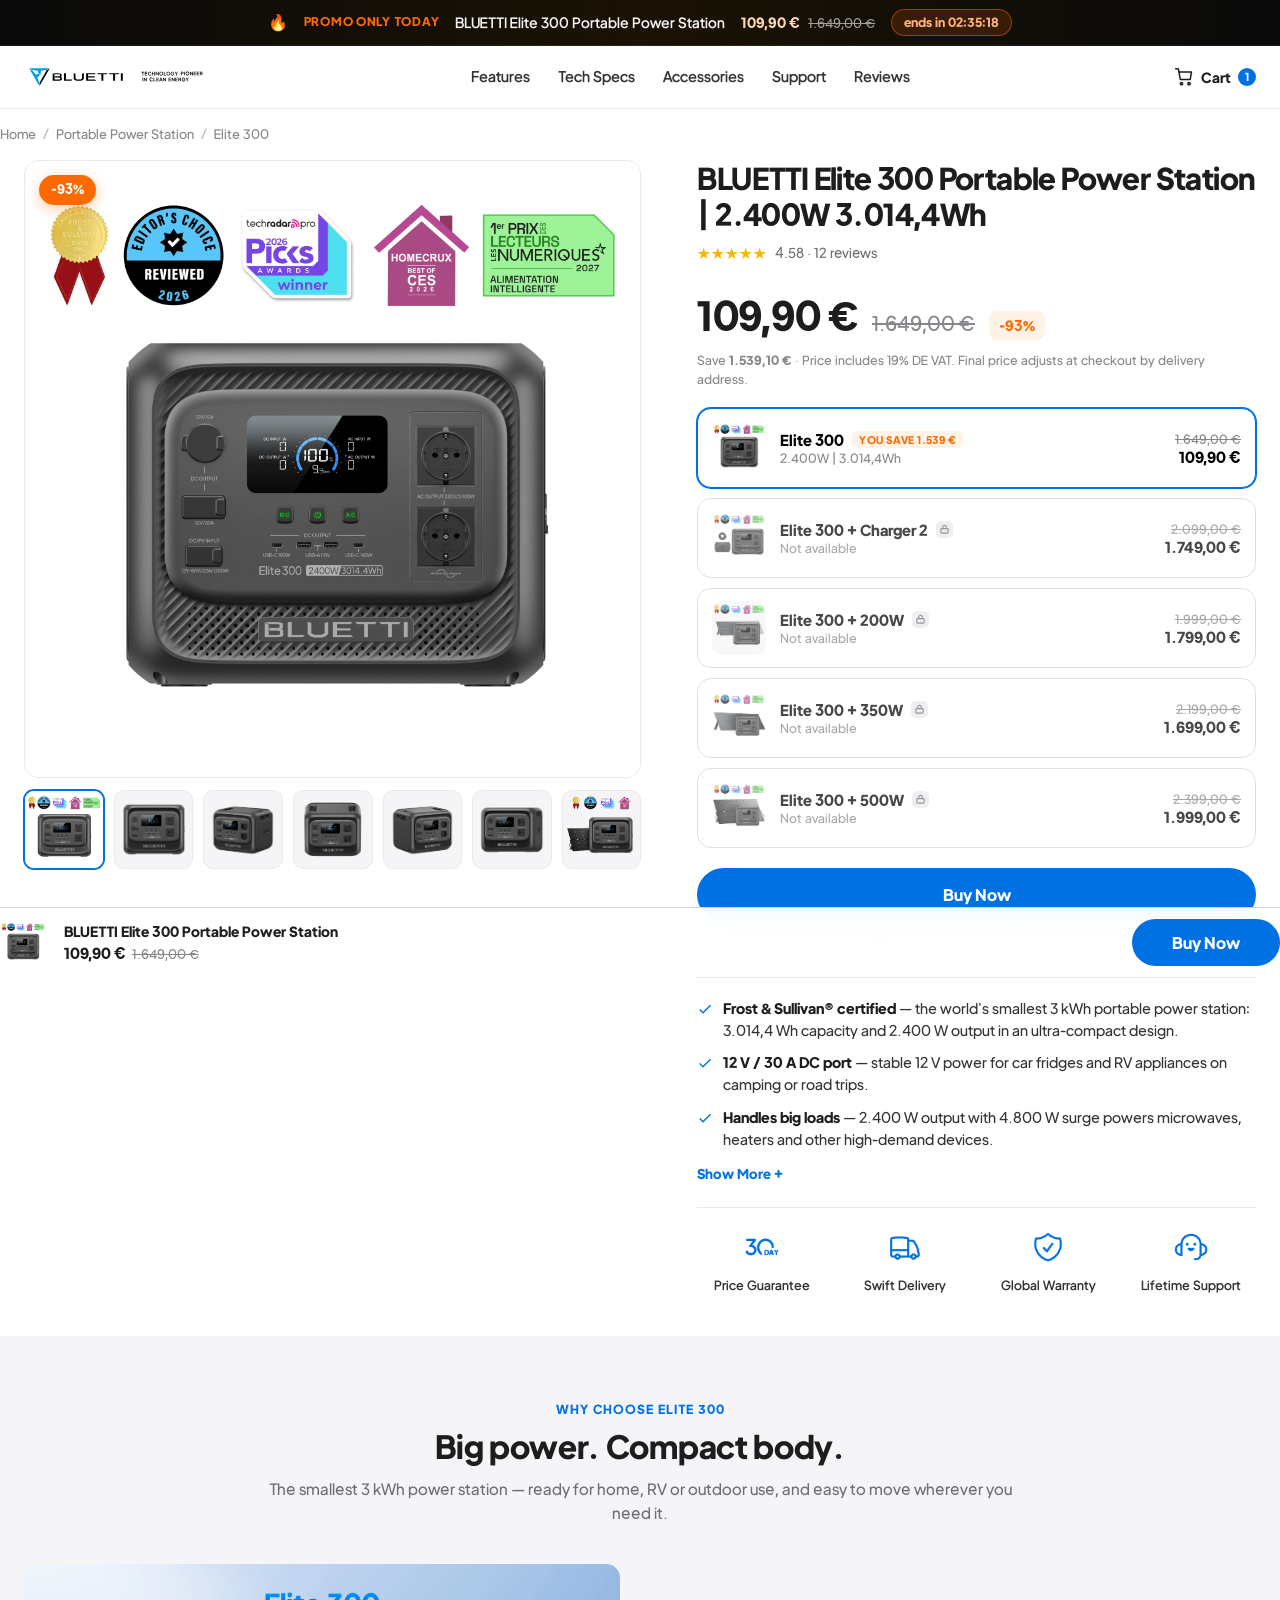
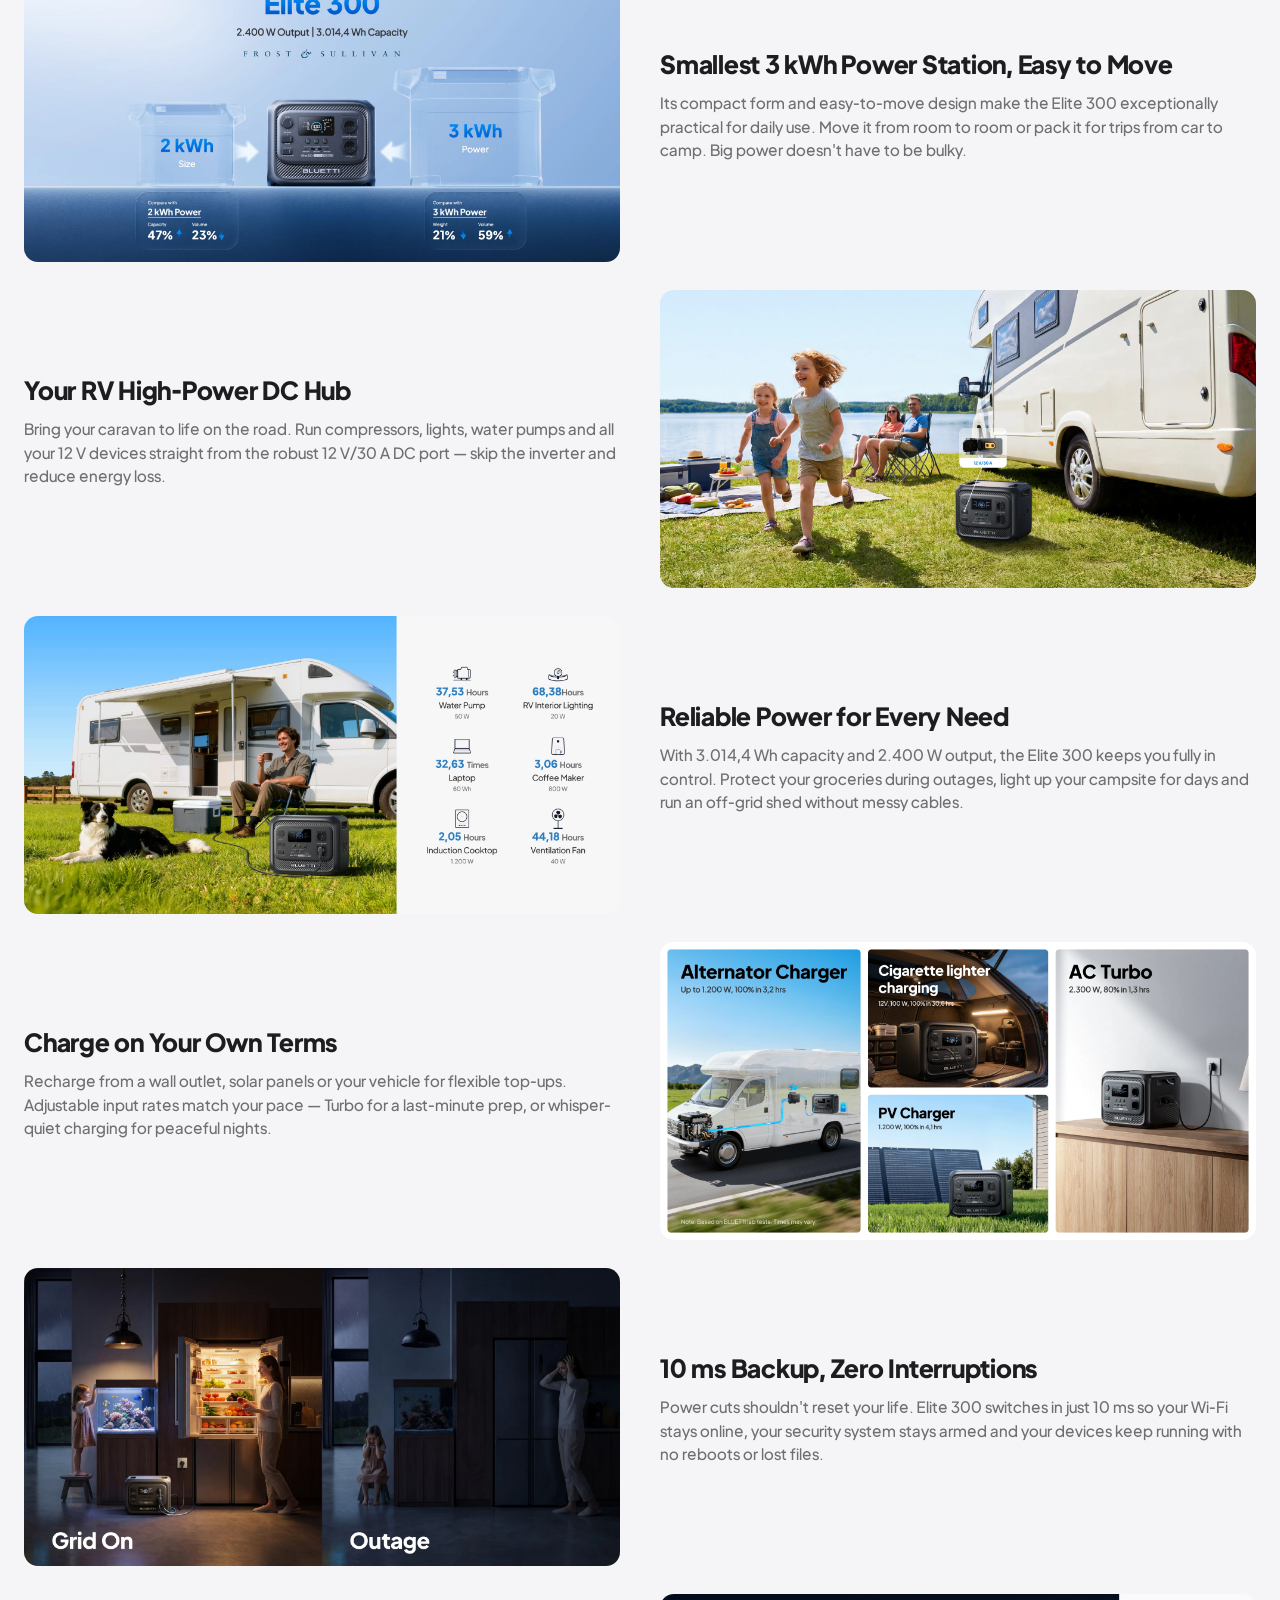
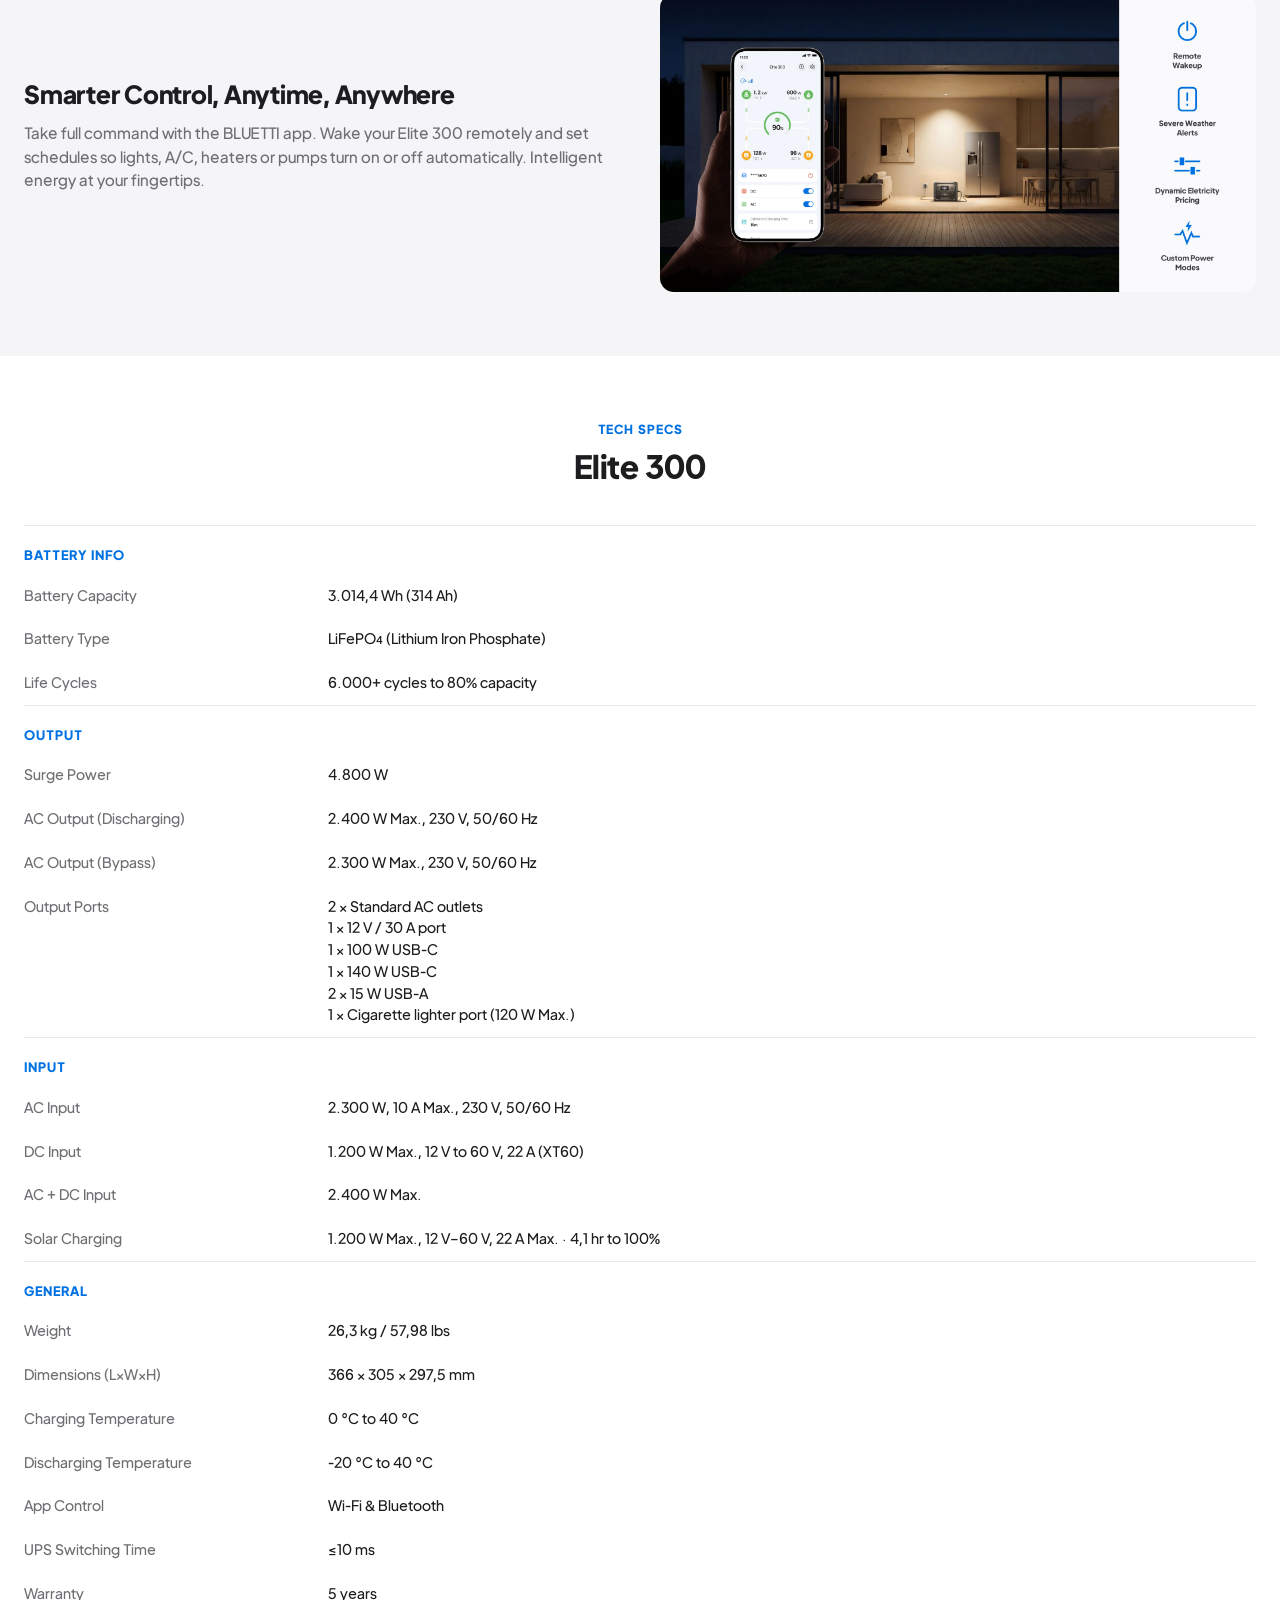
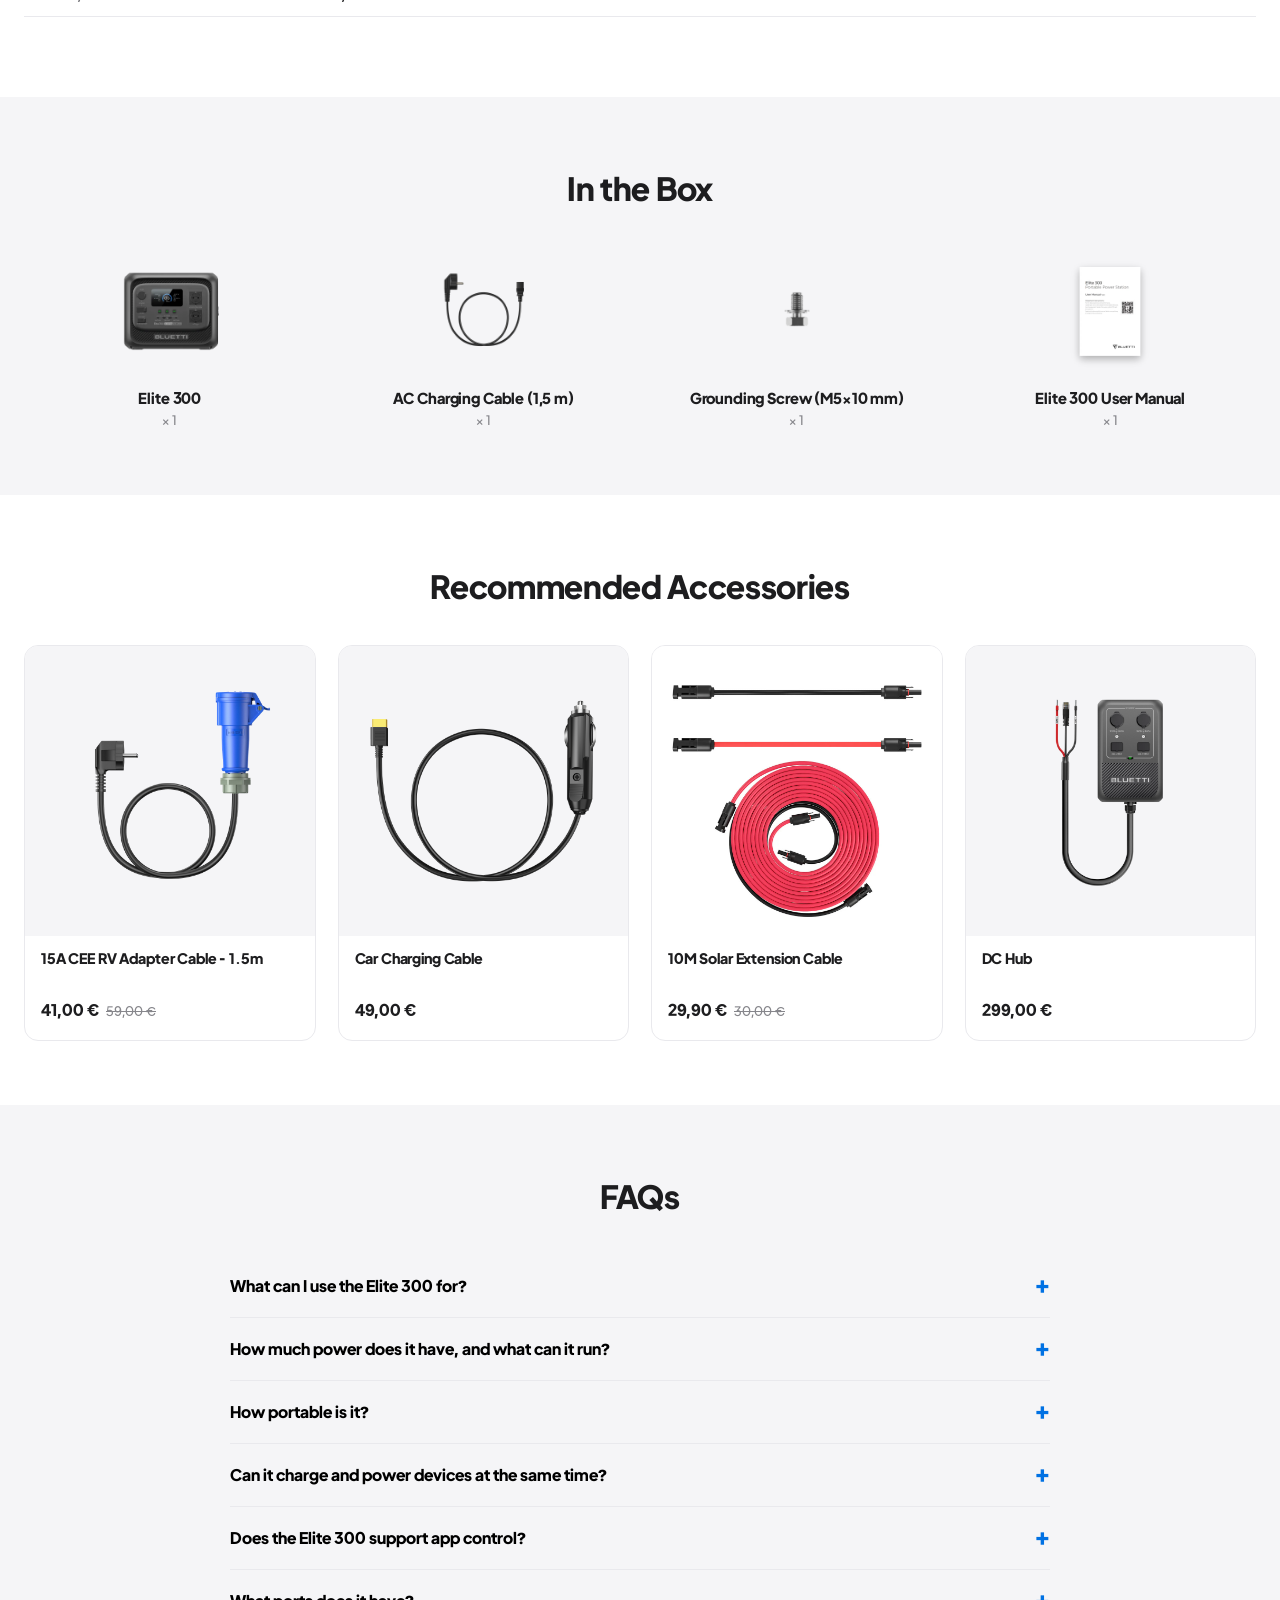
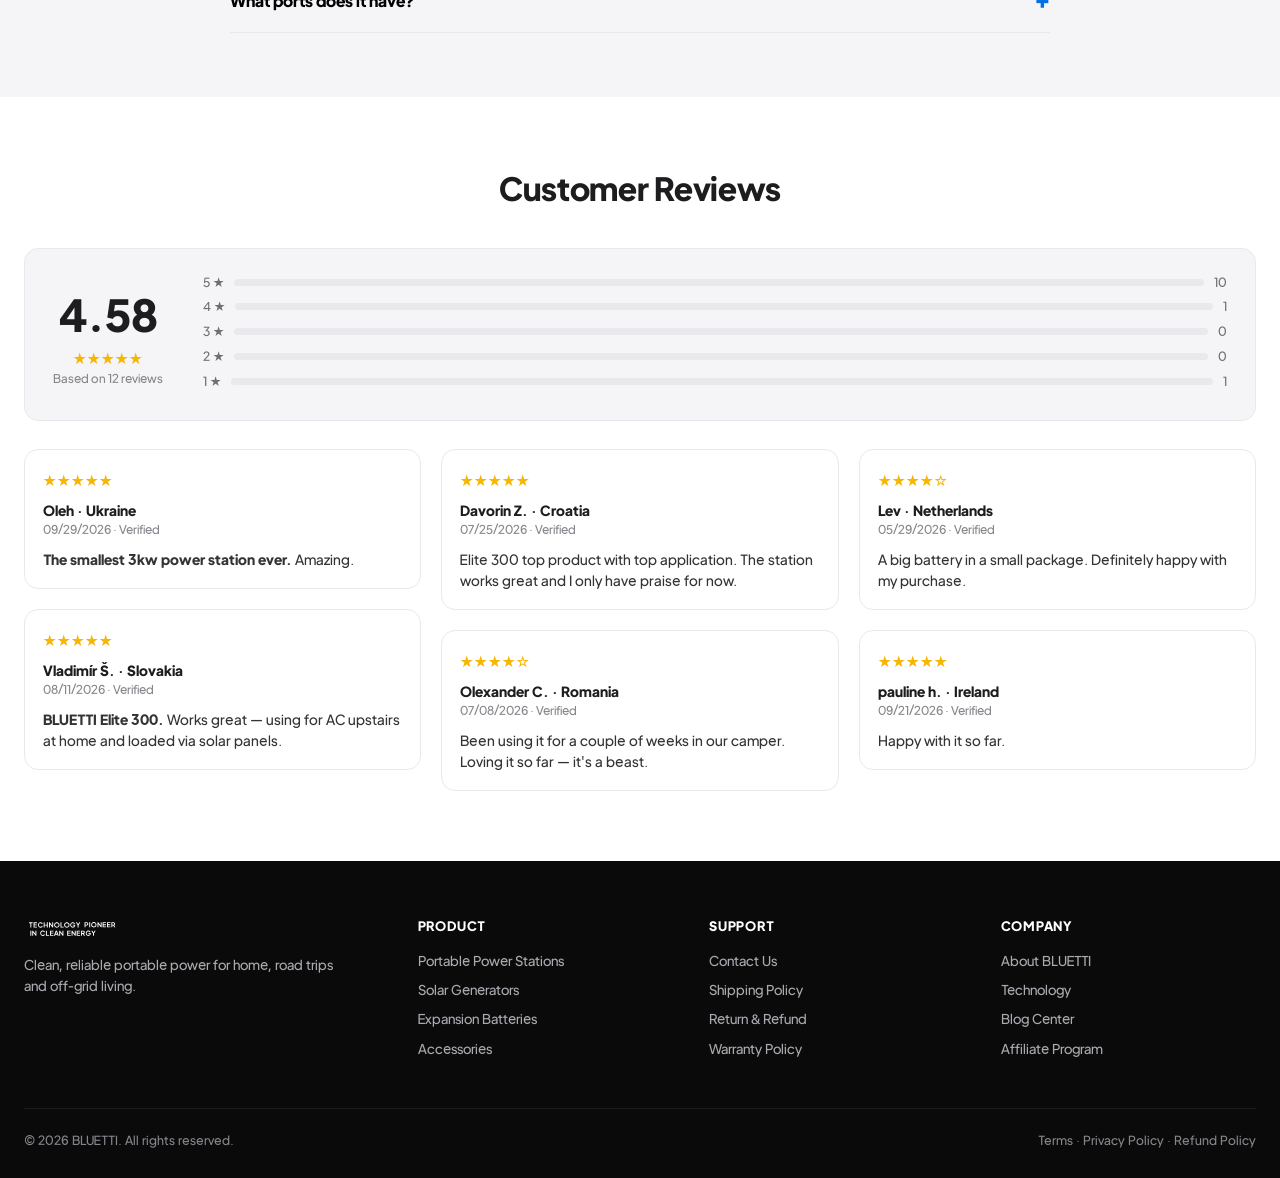
<file: index.html>
<!DOCTYPE html>
<html lang="en">
<head>
<meta charset="utf-8">
<meta name="viewport" content="width=device-width,initial-scale=1">
<title>BLUETTI Elite 300 Portable Power Station | 2.400W 3.014,4Wh</title>
<meta name="description" content="BLUETTI Elite 300 portable power station with 3.014,4Wh capacity and 2.400W output. 12V/30A DC port, AC outlets, USB-C and 10ms UPS for home backup and RV travel.">
<link rel="icon" href="assets/img/logo-icon.svg">
<link rel="preload" href="assets/fonts/BLUETTI_Normal_v2.woff2" as="font" type="font/woff2" crossorigin>
<link rel="stylesheet" href="assets/css/styles.css">
</head>
<body>

<!-- Promo bar -->
<div class="promo-bar">
  <div class="promo-bar__inner">
    <span class="promo-bar__fire">🔥</span>
    <span class="promo-bar__label">Promo only today</span>
    <span class="promo-bar__name">BLUETTI Elite 300 Portable Power Station</span>
    <span class="promo-bar__prices">
      <span class="promo-bar__now" data-money="price">109,90 €</span>
      <span class="promo-bar__was" data-money="compare">1.649,00 €</span>
    </span>
    <span class="promo-bar__timer" id="promo-timer">ends in 00:00:00</span>
  </div>
</div>

<!-- Header -->
<header class="site-header">
  <div class="container site-header__inner">
    <a class="brand" href="#top" aria-label="BLUETTI">
      <img class="brand__icon" src="assets/img/logo-icon.svg" alt="">
      <img class="brand__text" src="assets/img/logo-text.svg" alt="BLUETTI">
    </a>
    <nav class="main-nav">
      <a href="#features">Features</a>
      <a href="#specs">Tech Specs</a>
      <a href="#accessories">Accessories</a>
      <a href="#faq">Support</a>
      <a href="#reviews">Reviews</a>
    </nav>
    <div class="header-actions">
      <button class="cart-btn" aria-label="Cart">
        <svg viewBox="0 0 24 24" fill="none" stroke="currentColor" stroke-width="1.8" stroke-linecap="round" stroke-linejoin="round"><path d="M6 6h15l-1.5 9h-12z"/><path d="M6 6 5 2H2"/><circle cx="9" cy="20" r="1.4"/><circle cx="18" cy="20" r="1.4"/></svg>
        Cart
        <span class="cart-badge">1</span>
      </button>
    </div>
  </div>
</header>

<div class="container breadcrumb" id="top">
  <a href="#top">Home</a><span>/</span><a href="#top">Portable Power Station</a><span>/</span>Elite 300
</div>

<!-- Product -->
<main class="product">
  <div class="container product__grid">

    <!-- Gallery -->
    <div class="gallery">
      <div class="gallery__main" id="gallery-track">
        <span class="gallery__badge" data-text="off">-93%</span>
        <img id="gallery-main" src="assets/img/g1.webp" alt="BLUETTI Elite 300 Portable Power Station">
      </div>
      <div class="gallery__thumbs">
        <button class="active" data-full="assets/img/g1.webp"><img src="assets/img/g1.webp" alt=""></button>
        <button data-full="assets/img/g2.webp"><img src="assets/img/g2.webp" alt=""></button>
        <button data-full="assets/img/g3.webp"><img src="assets/img/g3.webp" alt=""></button>
        <button data-full="assets/img/g4.webp"><img src="assets/img/g4.webp" alt=""></button>
        <button data-full="assets/img/g5.webp"><img src="assets/img/g5.webp" alt=""></button>
        <button data-full="assets/img/g6.webp"><img src="assets/img/g6.webp" alt=""></button>
        <button data-full="assets/img/g7.webp"><img src="assets/img/g7.webp" alt=""></button>
      </div>
    </div>

    <!-- Info -->
    <div class="info">
      <h1 class="info__title" id="p-title">BLUETTI Elite 300 Portable Power Station | 2.400W 3.014,4Wh</h1>
      <div class="info__rating">
        <span class="stars">★★★★★</span>
        <span>4.58 · 12 reviews</span>
      </div>

      <div class="price-block">
        <span class="price-now" id="p-price" data-money="price">109,90 €</span>
        <span class="price-was" id="p-was" data-money="compare">1.649,00 €</span>
        <span class="price-off" id="p-off" data-text="off">-93%</span>
      </div>
      <div class="vat-note">Save <b id="p-save" data-money="save">1.539,10 €</b> · Price includes 19% DE VAT. Final price adjusts at checkout by delivery address.</div>
      <div class="sold-note co-alert" id="sold-note" style="display:none;margin-top:-8px">🔒 This bundle is not available yet — only the Elite 300 is on sale.</div>

      <!-- Variants -->
      <div class="variants">
        <button class="variant active" data-name="BLUETTI Elite 300 Portable Power Station" data-sub="2.400W | 3.014,4Wh" data-price="109.9" data-compare="1649" data-img="assets/img/g1.webp">
          <img class="variant__img" src="assets/img/g1.webp" alt="">
          <span class="variant__body">
            <span class="variant__name">Elite 300 <span class="variant__tag tag-save">You save 1.539 €</span></span>
            <span class="variant__sub">2.400W | 3.014,4Wh</span>
          </span>
          <span class="variant__prices"><span class="was" data-money="compare">1.649,00 €</span><span data-money="price">109,90 €</span></span>
        </button>

        <button class="variant locked" data-name="Elite 300 + Charger 2" data-sub="Charger bundle" data-price="1749" data-compare="2099" data-img="assets/img/v2.jpg">
          <img class="variant__img" src="assets/img/v2.jpg" alt="">
          <span class="variant__body">
            <span class="variant__name">Elite 300 + Charger 2 <span class="lock" title="Sold out"><svg viewBox="0 0 24 24" fill="none" stroke="currentColor" stroke-width="2.4"><rect x="4" y="10" width="16" height="10" rx="2"/><path d="M8 10V7a4 4 0 0 1 8 0v3"/></svg></span></span>
            <span class="variant__sub">Not available</span>
          </span>
          <span class="variant__prices"><span class="was">2.099,00 €</span>1.749,00 €</span>
        </button>

        <button class="variant locked" data-name="Elite 300 + 200W" data-sub="Solar bundle" data-price="1799" data-compare="1999" data-img="assets/img/v3.png">
          <img class="variant__img" src="assets/img/v3.png" alt="">
          <span class="variant__body">
            <span class="variant__name">Elite 300 + 200W <span class="lock" title="Sold out"><svg viewBox="0 0 24 24" fill="none" stroke="currentColor" stroke-width="2.4"><rect x="4" y="10" width="16" height="10" rx="2"/><path d="M8 10V7a4 4 0 0 1 8 0v3"/></svg></span></span>
            <span class="variant__sub">Not available</span>
          </span>
          <span class="variant__prices"><span class="was">1.999,00 €</span>1.799,00 €</span>
        </button>

        <button class="variant locked" data-name="Elite 300 + 350W" data-sub="Solar bundle" data-price="1699" data-compare="2199" data-img="assets/img/v4.webp">
          <img class="variant__img" src="assets/img/v4.webp" alt="">
          <span class="variant__body">
            <span class="variant__name">Elite 300 + 350W <span class="lock" title="Sold out"><svg viewBox="0 0 24 24" fill="none" stroke="currentColor" stroke-width="2.4"><rect x="4" y="10" width="16" height="10" rx="2"/><path d="M8 10V7a4 4 0 0 1 8 0v3"/></svg></span></span>
            <span class="variant__sub">Not available</span>
          </span>
          <span class="variant__prices"><span class="was">2.199,00 €</span>1.699,00 €</span>
        </button>

        <button class="variant locked" data-name="Elite 300 + 500W" data-sub="Solar bundle" data-price="1999" data-compare="2399" data-img="assets/img/v5.webp">
          <img class="variant__img" src="assets/img/v5.webp" alt="">
          <span class="variant__body">
            <span class="variant__name">Elite 300 + 500W <span class="lock" title="Sold out"><svg viewBox="0 0 24 24" fill="none" stroke="currentColor" stroke-width="2.4"><rect x="4" y="10" width="16" height="10" rx="2"/><path d="M8 10V7a4 4 0 0 1 8 0v3"/></svg></span></span>
            <span class="variant__sub">Not available</span>
          </span>
          <span class="variant__prices"><span class="was">2.399,00 €</span>1.999,00 €</span>
        </button>
      </div>

      <div id="buy-anchor"></div>
      <button class="btn btn-primary" data-buynow>Buy Now</button>
      <div class="ship-note">Free &amp; fast delivery across the EU · Ships in 1–3 business days</div>

      <ul class="feature-list">
        <li><b>Frost &amp; Sullivan® certified</b> — the world's smallest 3 kWh portable power station: 3.014,4 Wh capacity and 2.400 W output in an ultra-compact design.</li>
        <li><b>12 V / 30 A DC port</b> — stable 12 V power for car fridges and RV appliances on camping or road trips.</li>
        <li><b>Handles big loads</b> — 2.400 W output with 4.800 W surge powers microwaves, heaters and other high-demand devices.</li>
        <li class="extra" hidden><b>Instant home backup</b> — 10 ms UPS switches instantly to backup, keeping your essentials running without interruption.</li>
        <li class="extra" hidden><b>BLUETTI App control</b> — monitor energy, remotely wake the unit and schedule automation via Bluetooth and Wi-Fi.</li>
        <li class="extra" hidden><b>Built to last</b> — premium LiFePO₄ cells rated for 6.000+ cycles mean reliable power for years of daily use.</li>
      </ul>
      <button class="feature-list__more" id="feat-more">Show More +</button>

      <div class="trust">
        <div class="trust__item"><img src="assets/img/trust-1.png" alt=""><span>Price Guarantee</span></div>
        <div class="trust__item"><img src="assets/img/trust-2.png" alt=""><span>Swift Delivery</span></div>
        <div class="trust__item"><img src="assets/img/trust-3.png" alt=""><span>Global Warranty</span></div>
        <div class="trust__item"><img src="assets/img/trust-4.png" alt=""><span>Lifetime Support</span></div>
      </div>
    </div>
  </div>
</main>

<!-- Why / features -->
<section class="section section--soft" id="features">
  <div class="container">
    <div class="section__head">
      <div class="section__eyebrow">Why Choose Elite 300</div>
      <h2 class="section__title">Big power. Compact body.</h2>
      <p class="section__desc">The smallest 3 kWh power station — ready for home, RV or outdoor use, and easy to move wherever you need it.</p>
    </div>
    <div class="feature-band">
      <div class="feature-band__item">
        <div class="feature-band__media"><img src="assets/img/sec-small.webp" alt="Smallest 3 kWh power station"></div>
        <div class="feature-band__text">
          <h3>Smallest 3 kWh Power Station, Easy to Move</h3>
          <p>Its compact form and easy-to-move design make the Elite 300 exceptionally practical for daily use. Move it from room to room or pack it for trips from car to camp. Big power doesn't have to be bulky.</p>
        </div>
      </div>
      <div class="feature-band__item">
        <div class="feature-band__media"><img src="assets/img/sec-rvport.webp" alt="12V/30A DC port"></div>
        <div class="feature-band__text">
          <h3>Your RV High-Power DC Hub</h3>
          <p>Bring your caravan to life on the road. Run compressors, lights, water pumps and all your 12 V devices straight from the robust 12 V/30 A DC port — skip the inverter and reduce energy loss.</p>
        </div>
      </div>
      <div class="feature-band__item">
        <div class="feature-band__media"><img src="assets/img/sec-reliable.webp" alt="Reliable power"></div>
        <div class="feature-band__text">
          <h3>Reliable Power for Every Need</h3>
          <p>With 3.014,4 Wh capacity and 2.400 W output, the Elite 300 keeps you fully in control. Protect your groceries during outages, light up your campsite for days and run an off-grid shed without messy cables.</p>
        </div>
      </div>
      <div class="feature-band__item">
        <div class="feature-band__media"><img src="assets/img/sec-charge.webp" alt="Charging options"></div>
        <div class="feature-band__text">
          <h3>Charge on Your Own Terms</h3>
          <p>Recharge from a wall outlet, solar panels or your vehicle for flexible top-ups. Adjustable input rates match your pace — Turbo for a last-minute prep, or whisper-quiet charging for peaceful nights.</p>
        </div>
      </div>
      <div class="feature-band__item">
        <div class="feature-band__media"><img src="assets/img/sec-ups.webp" alt="10ms UPS"></div>
        <div class="feature-band__text">
          <h3>10 ms Backup, Zero Interruptions</h3>
          <p>Power cuts shouldn't reset your life. Elite 300 switches in just 10 ms so your Wi-Fi stays online, your security system stays armed and your devices keep running with no reboots or lost files.</p>
        </div>
      </div>
      <div class="feature-band__item">
        <div class="feature-band__media"><img src="assets/img/sec-app.webp" alt="App control"></div>
        <div class="feature-band__text">
          <h3>Smarter Control, Anytime, Anywhere</h3>
          <p>Take full command with the BLUETTI app. Wake your Elite 300 remotely and set schedules so lights, A/C, heaters or pumps turn on or off automatically. Intelligent energy at your fingertips.</p>
        </div>
      </div>
    </div>
  </div>
</section>

<!-- Tech specs -->
<section class="section" id="specs">
  <div class="container">
    <div class="section__head">
      <div class="section__eyebrow">Tech Specs</div>
      <h2 class="section__title">Elite 300</h2>
    </div>
    <dl class="specs">
      <div class="specs__group">
        <h4>Battery Info</h4>
        <div class="specs__row"><dt>Battery Capacity</dt><dd>3.014,4 Wh (314 Ah)</dd></div>
        <div class="specs__row"><dt>Battery Type</dt><dd>LiFePO₄ (Lithium Iron Phosphate)</dd></div>
        <div class="specs__row"><dt>Life Cycles</dt><dd>6.000+ cycles to 80% capacity</dd></div>
      </div>
      <div class="specs__group">
        <h4>Output</h4>
        <div class="specs__row"><dt>Surge Power</dt><dd>4.800 W</dd></div>
        <div class="specs__row"><dt>AC Output (Discharging)</dt><dd>2.400 W Max., 230 V, 50/60 Hz</dd></div>
        <div class="specs__row"><dt>AC Output (Bypass)</dt><dd>2.300 W Max., 230 V, 50/60 Hz</dd></div>
        <div class="specs__row"><dt>Output Ports</dt><dd>2 × Standard AC outlets&#10;1 × 12 V / 30 A port&#10;1 × 100 W USB-C&#10;1 × 140 W USB-C&#10;2 × 15 W USB-A&#10;1 × Cigarette lighter port (120 W Max.)</dd></div>
      </div>
      <div class="specs__group">
        <h4>Input</h4>
        <div class="specs__row"><dt>AC Input</dt><dd>2.300 W, 10 A Max., 230 V, 50/60 Hz</dd></div>
        <div class="specs__row"><dt>DC Input</dt><dd>1.200 W Max., 12 V to 60 V, 22 A (XT60)</dd></div>
        <div class="specs__row"><dt>AC + DC Input</dt><dd>2.400 W Max.</dd></div>
        <div class="specs__row"><dt>Solar Charging</dt><dd>1.200 W Max., 12 V–60 V, 22 A Max. · 4,1 hr to 100%</dd></div>
      </div>
      <div class="specs__group">
        <h4>General</h4>
        <div class="specs__row"><dt>Weight</dt><dd>26,3 kg / 57,98 lbs</dd></div>
        <div class="specs__row"><dt>Dimensions (L×W×H)</dt><dd>366 × 305 × 297,5 mm</dd></div>
        <div class="specs__row"><dt>Charging Temperature</dt><dd>0 °C to 40 °C</dd></div>
        <div class="specs__row"><dt>Discharging Temperature</dt><dd>-20 °C to 40 °C</dd></div>
        <div class="specs__row"><dt>App Control</dt><dd>Wi-Fi &amp; Bluetooth</dd></div>
        <div class="specs__row"><dt>UPS Switching Time</dt><dd>≤10 ms</dd></div>
        <div class="specs__row"><dt>Warranty</dt><dd>5 years</dd></div>
      </div>
    </dl>
  </div>
</section>

<!-- In the box -->
<section class="section section--soft">
  <div class="container">
    <div class="section__head"><h2 class="section__title">In the Box</h2></div>
    <div class="box-grid">
      <div class="box-card"><img src="assets/img/box-1.webp" alt=""><h4>Elite 300</h4><span>× 1</span></div>
      <div class="box-card"><img src="assets/img/box-2.webp" alt=""><h4>AC Charging Cable (1,5 m)</h4><span>× 1</span></div>
      <div class="box-card"><img src="assets/img/box-3.webp" alt=""><h4>Grounding Screw (M5×10 mm)</h4><span>× 1</span></div>
      <div class="box-card"><img src="assets/img/box-4.webp" alt=""><h4>Elite 300 User Manual</h4><span>× 1</span></div>
    </div>
  </div>
</section>

<!-- Recommended accessories -->
<section class="section" id="accessories">
  <div class="container">
    <div class="section__head"><h2 class="section__title">Recommended Accessories</h2></div>
    <div class="acc-grid">
      <div class="acc-card">
        <div class="acc-card__img"><img src="assets/img/acc-1.webp" alt="15A CEE RV Adapter Cable"></div>
        <div class="acc-card__body"><h4>15A CEE RV Adapter Cable - 1.5m</h4><div class="acc-card__prices">41,00 €<s>59,00 €</s></div></div>
      </div>
      <div class="acc-card">
        <div class="acc-card__img"><img src="assets/img/acc-2.png" alt="Car Charging Cable"></div>
        <div class="acc-card__body"><h4>Car Charging Cable</h4><div class="acc-card__prices">49,00 €</div></div>
      </div>
      <div class="acc-card">
        <div class="acc-card__img"><img src="assets/img/acc-3.webp" alt="10M Solar Extension Cable"></div>
        <div class="acc-card__body"><h4>10M Solar Extension Cable</h4><div class="acc-card__prices">29,90 €<s>30,00 €</s></div></div>
      </div>
      <div class="acc-card">
        <div class="acc-card__img"><img src="assets/img/acc-4.webp" alt="DC Hub"></div>
        <div class="acc-card__body"><h4>DC Hub</h4><div class="acc-card__prices">299,00 €</div></div>
      </div>
    </div>
  </div>
</section>

<!-- FAQ -->
<section class="section section--soft" id="faq">
  <div class="container">
    <div class="section__head"><h2 class="section__title">FAQs</h2></div>
    <div class="faq" style="max-width:820px;margin:0 auto">
      <div class="faq__item">
        <button class="faq__q">What can I use the Elite 300 for? <span>+</span></button>
        <div class="faq__a"><p>The Elite 300 is a powerful portable power station with 3.014,4 Wh and 2.400 W of power. It's perfect for home backup, RV trips, outdoor activities and emergencies.</p></div>
      </div>
      <div class="faq__item">
        <button class="faq__q">How much power does it have, and what can it run? <span>+</span></button>
        <div class="faq__a"><p>With a 2.400 W continuous output (4.800 W surge) it runs microwaves, heaters, fridges, power tools and more. Runtime depends on the load.</p></div>
      </div>
      <div class="faq__item">
        <button class="faq__q">How portable is it? <span>+</span></button>
        <div class="faq__a"><p>At 26,3 kg with an integrated handle, it is the world's smallest 3 kWh power station — easy to move from room to room or pack into a vehicle.</p></div>
      </div>
      <div class="faq__item">
        <button class="faq__q">Can it charge and power devices at the same time? <span>+</span></button>
        <div class="faq__a"><p>Yes. Pass-through charging lets you power devices while the unit recharges from AC, solar or your vehicle.</p></div>
      </div>
      <div class="faq__item">
        <button class="faq__q">Does the Elite 300 support app control? <span>+</span></button>
        <div class="faq__a"><p>Yes, via the BLUETTI app over Wi-Fi and Bluetooth for remote monitoring, wake-up and scheduling.</p></div>
      </div>
      <div class="faq__item">
        <button class="faq__q">What ports does it have? <span>+</span></button>
        <div class="faq__a"><p>2 AC outlets, a 12 V/30 A DC port, USB-C (100 W &amp; 140 W), USB-A ports and a cigarette lighter port.</p></div>
      </div>
    </div>
  </div>
</section>

<!-- Reviews -->
<section class="section" id="reviews">
  <div class="container">
    <div class="section__head"><h2 class="section__title">Customer Reviews</h2></div>
    <div class="reviews__summary">
      <div class="reviews__score"><b>4.58</b><div class="stars">★★★★★</div><div class="review__meta">Based on 12 reviews</div></div>
      <div class="reviews__bars">
        <div class="reviews__bar">5 ★<span class="track"><span class="fill" style="width:83%"></span></span><span>10</span></div>
        <div class="reviews__bar">4 ★<span class="track"><span class="fill" style="width:8%"></span></span><span>1</span></div>
        <div class="reviews__bar">3 ★<span class="track"><span class="fill" style="width:0%"></span></span><span>0</span></div>
        <div class="reviews__bar">2 ★<span class="track"><span class="fill" style="width:0%"></span></span><span>0</span></div>
        <div class="reviews__bar">1 ★<span class="track"><span class="fill" style="width:8%"></span></span><span>1</span></div>
      </div>
    </div>
    <div class="reviews__grid">
      <div class="review"><span class="stars">★★★★★</span><div class="review__who">Oleh · Ukraine</div><div class="review__meta">09/29/2026 · Verified</div><p><b>The smallest 3kw power station ever.</b> Amazing.</p></div>
      <div class="review"><span class="stars">★★★★★</span><div class="review__who">Vladimír Š. · Slovakia</div><div class="review__meta">08/11/2026 · Verified</div><p><b>BLUETTI Elite 300.</b> Works great — using for AC upstairs at home and loaded via solar panels.</p></div>
      <div class="review"><span class="stars">★★★★★</span><div class="review__who">Davorin Z. · Croatia</div><div class="review__meta">07/25/2026 · Verified</div><p>Elite 300 top product with top application. The station works great and I only have praise for now.</p></div>
      <div class="review"><span class="stars">★★★★☆</span><div class="review__who">Olexander C. · Romania</div><div class="review__meta">07/08/2026 · Verified</div><p>Been using it for a couple of weeks in our camper. Loving it so far — it's a beast.</p></div>
      <div class="review"><span class="stars">★★★★☆</span><div class="review__who">Lev · Netherlands</div><div class="review__meta">05/29/2026 · Verified</div><p>A big battery in a small package. Definitely happy with my purchase.</p></div>
      <div class="review"><span class="stars">★★★★★</span><div class="review__who">pauline h. · Ireland</div><div class="review__meta">09/21/2026 · Verified</div><p>Happy with it so far.</p></div>
    </div>
  </div>
</section>

<!-- Footer -->
<footer class="footer">
  <div class="container">
    <div class="footer__grid">
      <div class="footer__brand">
        <img src="assets/img/logo-text.svg" alt="BLUETTI" style="filter:brightness(0) invert(1)">
        <p>Clean, reliable portable power for home, road trips and off-grid living.</p>
      </div>
      <div><h5>Product</h5><ul><li>Portable Power Stations</li><li>Solar Generators</li><li>Expansion Batteries</li><li>Accessories</li></ul></div>
      <div><h5>Support</h5><ul><li>Contact Us</li><li>Shipping Policy</li><li>Return &amp; Refund</li><li>Warranty Policy</li></ul></div>
      <div><h5>Company</h5><ul><li>About BLUETTI</li><li>Technology</li><li>Blog Center</li><li>Affiliate Program</li></ul></div>
    </div>
    <div class="footer__bottom">
      <span>© 2026 BLUETTI. All rights reserved.</span>
      <span>Terms · Privacy Policy · Refund Policy</span>
    </div>
  </div>
</footer>

<!-- Sticky buy bar -->
<div class="sticky-buy" id="sticky-buy">
  <div class="container sticky-buy__inner">
    <img class="sticky-buy__img" id="sb-img" src="assets/img/g1.webp" alt="">
    <div class="sticky-buy__meta">
      <div class="sticky-buy__name" id="sb-name">BLUETTI Elite 300 Portable Power Station</div>
      <div class="sticky-buy__price"><b id="sb-price" data-money="price">109,90 €</b><s id="sb-was" data-money="compare">1.649,00 €</s></div>
    </div>
    <button class="btn btn-primary" data-buynow>Buy Now</button>
  </div>
</div>

<script src="assets/js/app.js"></script>
</body>
</html>
</file>
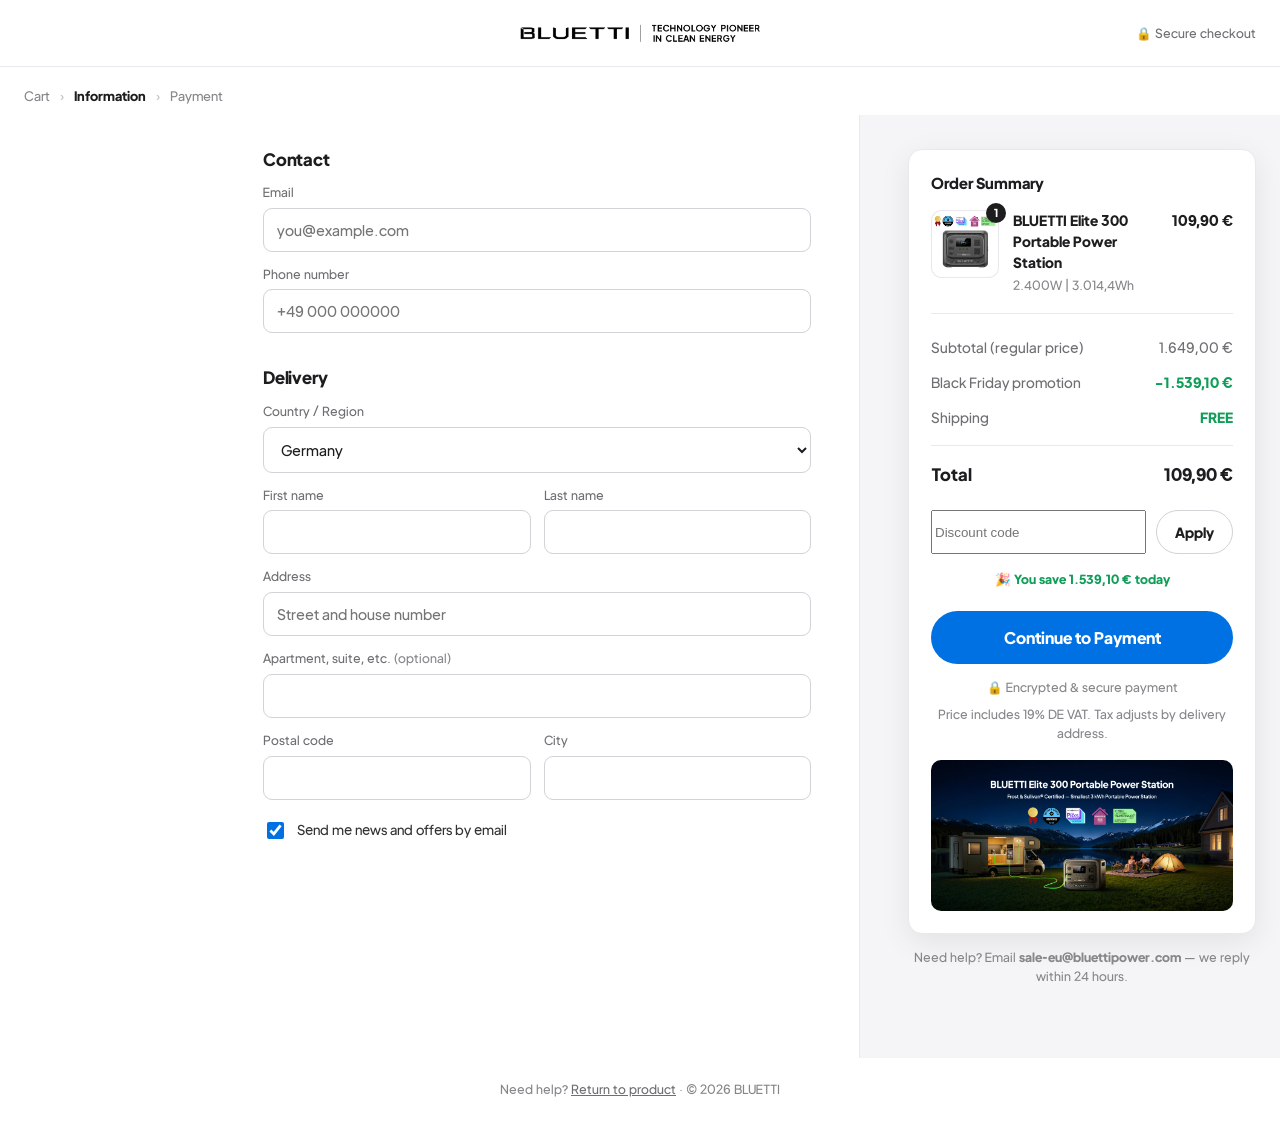
<file: checkout.html>
<!DOCTYPE html>
<html lang="en">
<head>
<meta charset="utf-8">
<meta name="viewport" content="width=device-width,initial-scale=1">
<title>Checkout · BLUETTI Elite 300 Portable Power Station</title>
<meta name="robots" content="noindex">
<link rel="icon" href="assets/img/logo-icon.svg">
<link rel="stylesheet" href="assets/css/styles.css">
</head>
<body>

<header class="co-topbar">
  <div class="container co-topbar__inner">
    <a href="index.html" aria-label="BLUETTI"><img src="assets/img/logo-checkout.png" alt="BLUETTI"></a>
    <span style="position:absolute;right:24px;font-size:12.5px;color:var(--muted)">🔒 Secure checkout</span>
  </div>
</header>

<div class="container">
  <div class="co-steps">
    <a href="index.html">Cart</a>
    <span class="sep">›</span>
    <b>Information</b>
    <span class="sep">›</span>
    <span>Payment</span>
  </div>
</div>

<div class="co-layout">
  <!-- Left: form -->
  <section class="co-main">
    <div class="co-main__inner">

      <div class="co-alert" id="co-alert">Please complete the highlighted fields to continue.</div>

      <form id="co-form" novalidate>
        <div class="co-block">
          <div class="co-block__head">
            <h2 class="co-block__title">Contact</h2>
          </div>
          <div class="co-field">
            <label for="email">Email</label>
            <input type="email" id="email" name="email" placeholder="you@example.com" autocomplete="email" required>
          </div>
          <div class="co-field">
            <label for="phone">Phone number</label>
            <input type="tel" id="phone" name="phone" placeholder="+49 000 000000" autocomplete="tel" required>
          </div>
        </div>

        <div class="co-block">
          <div class="co-block__head">
            <h2 class="co-block__title">Delivery</h2>
          </div>
          <div class="co-field">
            <label for="country">Country / Region</label>
            <select id="country" name="country" required>
              <option value="DE" selected>Germany</option>
              <option value="FR">France</option>
              <option value="IT">Italy</option>
              <option value="ES">Spain</option>
              <option value="NL">Netherlands</option>
              <option value="BE">Belgium</option>
              <option value="AT">Austria</option>
              <option value="PT">Portugal</option>
              <option value="IE">Ireland</option>
              <option value="PL">Poland</option>
              <option value="SE">Sweden</option>
              <option value="DK">Denmark</option>
            </select>
          </div>
          <div class="co-row">
            <div class="co-field">
              <label for="first">First name</label>
              <input id="first" name="first" autocomplete="given-name" required>
            </div>
            <div class="co-field">
              <label for="last">Last name</label>
              <input id="last" name="last" autocomplete="family-name" required>
            </div>
          </div>
          <div class="co-field">
            <label for="address">Address</label>
            <input id="address" name="address" placeholder="Street and house number" autocomplete="address-line1" required>
          </div>
          <div class="co-field">
            <label for="address2">Apartment, suite, etc. <span style="color:var(--muted-2)">(optional)</span></label>
            <input id="address2" name="address2" autocomplete="address-line2">
          </div>
          <div class="co-row">
            <div class="co-field">
              <label for="postal">Postal code</label>
              <input id="postal" name="postal" autocomplete="postal-code" required>
            </div>
            <div class="co-field">
              <label for="city">City</label>
              <input id="city" name="city" autocomplete="address-level2" required>
            </div>
          </div>
          <label class="co-checkbox" style="margin-top:6px">
            <input type="checkbox" id="email-offers" checked>
            Send me news and offers by email
          </label>
        </div>
      </form>
    </div>
  </section>

  <!-- Right: order summary -->
  <aside class="co-side">
    <div class="co-side__inner">
      <div class="co-summary">
        <div class="co-summary__title">Order Summary</div>

        <div class="co-item">
          <div class="co-item__img">
            <span class="co-item__qty">1</span>
            <img id="co-img" src="assets/img/g1.webp" alt="">
          </div>
          <div class="co-item__body">
            <div class="co-item__name" id="co-name">BLUETTI Elite 300 Portable Power Station</div>
            <div class="co-item__var" id="co-var">2.400W | 3.014,4Wh</div>
          </div>
          <div class="co-item__price" id="co-price">109,90 €</div>
        </div>

        <div style="margin-top:16px">
          <div class="co-line"><span>Subtotal (regular price)</span><span id="co-sub-was">1.649,00 €</span></div>
          <div class="co-line"><span>Black Friday promotion</span><span style="color:var(--green);font-weight:600">−<span id="co-disc">1.539,10 €</span></span></div>
          <div class="co-line"><span>Shipping</span><span class="free">FREE</span></div>
          <div class="co-line total"><span>Total</span><span id="co-total">109,90 €</span></div>
        </div>

        <div class="co-promo">
          <input class="co-field" style="margin:0" placeholder="Discount code" aria-label="Discount code" id="co-promo">
          <button class="btn btn-ghost" type="button" style="width:auto;padding:12px 18px;font-size:14px" id="co-apply">Apply</button>
        </div>
        <div class="co-save">🎉 You save <span id="co-save">1.539,10 €</span> today</div>

        <button class="btn btn-primary co-continue" id="co-continue">Continue to Payment</button>
        <div class="co-secure">🔒 Encrypted &amp; secure payment</div>
        <div class="co-note" style="text-align:center">Price includes 19% DE VAT. Tax adjusts by delivery address.</div>

        <img src="assets/img/cert.webp" alt="" style="margin-top:18px;border-radius:10px">
      </div>
      <div class="co-note" style="text-align:center;margin-top:14px">Need help? Email <b>sale-eu@bluettipower.com</b> — we reply within 24 hours.</div>
    </div>
  </aside>
</div>

<footer class="co-foot">
  Need help? <a href="index.html">Return to product</a> · © 2026 BLUETTI
</footer>

<script src="assets/js/app.js"></script>
<script src="assets/js/checkout.js"></script>
</body>
</html>
</file>
<file: assets/css/styles.css>
/* BLUETTI Elite 300 — landing + checkout */
@font-face {
  font-family: "Bluetti";
  src: url("../fonts/BLUETTI_Normal_v2.woff2") format("woff2");
  font-weight: 400;
  font-style: normal;
  font-display: swap;
}
@font-face {
  font-family: "Bluetti";
  src: url("../fonts/BLUETTI_Medium_v2.woff2") format("woff2");
  font-weight: 500;
  font-style: normal;
  font-display: swap;
}
@font-face {
  font-family: "Bluetti";
  src: url("../fonts/BLUETTI_Bold_v2.woff2") format("woff2");
  font-weight: 700;
  font-style: normal;
  font-display: swap;
}
@font-face {
  font-family: "Bluetti";
  src: url("../fonts/BLUETTI_Light_v2.woff2") format("woff2");
  font-weight: 300;
  font-style: normal;
  font-display: swap;
}

:root {
  --blue: #0071e3;
  --blue-dark: #0058b0;
  --ink: #1d1d1f;
  --ink-soft: #333336;
  --muted: #6e6e73;
  --muted-2: #86868b;
  --line: #d2d2d7;
  --line-soft: #e9e9ed;
  --bg: #ffffff;
  --bg-soft: #f5f5f7;
  --bg-dark: #0a0a0a;
  --orange: #ff6a00;
  --orange-soft: #fff3e8;
  --green: #0f9d58;
  --radius: 14px;
  --radius-sm: 10px;
  --shadow: 0 8px 30px rgba(0, 0, 0, 0.08);
  --shadow-lg: 0 18px 50px rgba(0, 0, 0, 0.14);
  --maxw: 1280px;
}

* { box-sizing: border-box; }
html { scroll-behavior: smooth; -webkit-text-size-adjust: 100%; }
body {
  margin: 0;
  font-family: "Bluetti", -apple-system, BlinkMacSystemFont, "Segoe UI", Roboto, Helvetica, Arial, sans-serif;
  color: var(--ink);
  background: var(--bg);
  line-height: 1.5;
  font-weight: 400;
}
img { max-width: 100%; display: block; }
a { color: inherit; text-decoration: none; }
button { font-family: inherit; cursor: pointer; }
h1, h2, h3, h4 { margin: 0; font-weight: 700; letter-spacing: -0.01em; line-height: 1.2; }
.container { width: 100%; max-width: var(--maxw); margin: 0 auto; padding: 0 24px; }

/* ---------------- Promo bar ---------------- */
.promo-bar {
  position: sticky;
  top: 0;
  z-index: 60;
  background: linear-gradient(90deg, #0a0a0a 0%, #1a1204 50%, #0a0a0a 100%);
  color: #fff;
  border-bottom: 1px solid rgba(255, 255, 255, 0.08);
}
.promo-bar__inner {
  display: flex;
  align-items: center;
  justify-content: center;
  gap: 16px;
  padding: 9px 20px;
  flex-wrap: wrap;
  text-align: center;
  font-size: 14px;
}
.promo-bar__fire { font-size: 16px; }
.promo-bar__label {
  font-weight: 700;
  letter-spacing: 0.06em;
  text-transform: uppercase;
  font-size: 12px;
  color: var(--orange);
}
.promo-bar__name { font-weight: 500; opacity: 0.95; }
.promo-bar__prices { display: inline-flex; align-items: baseline; gap: 8px; }
.promo-bar__now { font-weight: 700; color: #ffd7b0; }
.promo-bar__was { text-decoration: line-through; opacity: 0.6; font-size: 13px; }
.promo-bar__timer {
  font-variant-numeric: tabular-nums;
  background: rgba(255, 106, 0, 0.16);
  border: 1px solid rgba(255, 106, 0, 0.45);
  color: #ffb27a;
  border-radius: 999px;
  padding: 3px 12px;
  font-size: 12.5px;
  font-weight: 600;
}

/* ---------------- Header ---------------- */
.site-header {
  position: relative;
  z-index: 50;
  background: rgba(255, 255, 255, 0.92);
  backdrop-filter: saturate(180%) blur(14px);
  border-bottom: 1px solid var(--line-soft);
}
.site-header__inner {
  display: flex;
  align-items: center;
  justify-content: space-between;
  gap: 24px;
  height: 62px;
}
.brand { display: flex; align-items: center; gap: 10px; }
.brand__icon { height: 26px; width: auto; }
.brand__text { height: 17px; width: auto; }
.main-nav { display: flex; gap: 28px; align-items: center; }
.main-nav a { font-size: 14.5px; color: var(--ink-soft); font-weight: 500; }
.main-nav a:hover { color: var(--blue); }
.header-actions { display: flex; align-items: center; gap: 18px; }
.cart-btn {
  display: inline-flex; align-items: center; gap: 7px;
  font-size: 14px; font-weight: 600; color: var(--ink);
  background: none; border: 0; padding: 0;
}
.cart-btn svg { width: 20px; height: 20px; }
.cart-badge {
  background: var(--blue); color: #fff; border-radius: 999px;
  font-size: 11px; font-weight: 700; min-width: 18px; height: 18px;
  display: grid; place-items: center; padding: 0 5px;
}

/* ---------------- Breadcrumb ---------------- */
.breadcrumb { padding: 16px 0 4px; font-size: 13px; color: var(--muted-2); }
.breadcrumb span { margin: 0 7px; opacity: 0.6; }
.breadcrumb a:hover { color: var(--blue); }

/* ---------------- Product layout ---------------- */
.product { padding: 12px 0 40px; }
.product__grid {
  display: grid;
  grid-template-columns: minmax(0, 1.05fr) minmax(0, 0.95fr);
  gap: 56px;
  align-items: start;
}
.gallery { position: sticky; top: 84px; }
.gallery__main {
  position: relative;
  border: 1px solid var(--line-soft);
  border-radius: var(--radius);
  background: var(--bg-soft);
  overflow: hidden;
  aspect-ratio: 1 / 1;
}
.gallery__main img { width: 100%; height: 100%; object-fit: contain; transition: transform .35s ease; }
.gallery__main:hover img { transform: scale(1.04); }
.gallery__badge {
  position: absolute; top: 14px; left: 14px;
  background: var(--orange); color: #fff;
  font-size: 13px; font-weight: 700; padding: 5px 12px; border-radius: 999px;
  box-shadow: 0 4px 14px rgba(255, 106, 0, .35);
}
.gallery__thumbs {
  display: grid; grid-template-columns: repeat(7, 1fr);
  gap: 10px; margin-top: 12px;
}
.gallery__thumbs button {
  border: 1px solid var(--line-soft); border-radius: var(--radius-sm);
  background: var(--bg-soft); padding: 0; overflow: hidden; aspect-ratio: 1/1;
}
.gallery__thumbs button.active { border-color: var(--blue); box-shadow: 0 0 0 1px var(--blue); }
.gallery__thumbs img { width: 100%; height: 100%; object-fit: cover; }

/* ---------------- Product info ---------------- */
.info__title { font-size: 30px; letter-spacing: -0.02em; }
.info__rating { display: flex; align-items: center; gap: 8px; margin-top: 10px; font-size: 13.5px; color: var(--muted); }
.stars { color: #f7b604; letter-spacing: 1px; font-size: 15px; }

.price-block {
  margin: 20px 0 6px;
  display: flex; align-items: baseline; gap: 14px; flex-wrap: wrap;
}
.price-now { font-size: 40px; font-weight: 700; color: var(--ink); letter-spacing: -0.02em; }
.price-was { font-size: 20px; color: var(--muted-2); text-decoration: line-through; }
.price-off {
  background: var(--orange-soft); color: var(--orange);
  font-weight: 700; font-size: 14px; padding: 4px 10px; border-radius: 8px;
}
.price-save { color: var(--green); font-weight: 600; font-size: 14.5px; }
.vat-note { font-size: 12.5px; color: var(--muted-2); margin-bottom: 20px; }

.variants { display: grid; gap: 10px; margin-bottom: 20px; }
.variant {
  display: flex; align-items: center; gap: 14px;
  border: 1.5px solid var(--line); border-radius: var(--radius);
  padding: 12px 14px; background: #fff; text-align: left;
  transition: border-color .18s, box-shadow .18s;
}
.variant:hover { border-color: var(--ink-soft); }
.variant.active { border-color: var(--blue); box-shadow: 0 0 0 1px var(--blue); }
.variant.locked { opacity: .72; }
.variant__img { width: 54px; height: 54px; border-radius: 10px; object-fit: cover; background: var(--bg-soft); flex: none; }
.variant__body { flex: 1; min-width: 0; }
.variant__name { font-weight: 600; font-size: 15px; display: flex; align-items: center; gap: 8px; }
.variant__sub { font-size: 12.5px; color: var(--muted-2); }
.variant__prices { text-align: right; flex: none; font-size: 15px; font-weight: 700; }
.variant__prices .was { display: block; font-size: 12.5px; font-weight: 400; color: var(--muted-2); text-decoration: line-through; }
.lock {
  display: inline-grid; place-items: center;
  width: 17px; height: 17px; border-radius: 5px;
  background: var(--line-soft); color: var(--muted);
}
.lock svg { width: 11px; height: 11px; }
.variant__tag {
  font-size: 10.5px; font-weight: 700; text-transform: uppercase; letter-spacing: .04em;
  padding: 2px 7px; border-radius: 6px;
}
.tag-soldout { background: #f2f2f4; color: #8a8a90; }
.tag-save { background: var(--orange-soft); color: var(--orange); }

/* buttons */
.btn {
  display: inline-flex; align-items: center; justify-content: center; gap: 9px;
  border: 0; border-radius: 999px; font-weight: 700; font-size: 16px;
  padding: 16px 26px; width: 100%; transition: background .18s, transform .12s, opacity .18s;
}
.btn:active { transform: scale(.99); }
.btn-primary { background: var(--blue); color: #fff; }
.btn-primary:hover { background: var(--blue-dark); }
.btn-primary:disabled { background: #b9c2cc; cursor: not-allowed; }
.btn-ghost { background: #fff; border: 1.5px solid var(--line); color: var(--ink); }
.btn--sm { font-size: 14px; padding: 10px 20px; width: auto; }

.ship-note { text-align: center; font-size: 13px; color: var(--muted); margin-top: 12px; }

.feature-list { margin: 24px 0 0; padding: 0; list-style: none; border-top: 1px solid var(--line-soft); padding-top: 20px; }
.feature-list li { position: relative; padding-left: 26px; margin-bottom: 11px; font-size: 14.5px; color: var(--ink-soft); }
.feature-list li::before {
  content: ""; position: absolute; left: 0; top: 3px; width: 16px; height: 16px;
  background: var(--blue);
  -webkit-mask: url("data:image/svg+xml,%3Csvg xmlns='http://www.w3.org/2000/svg' viewBox='0 0 24 24'%3E%3Cpath d='M9 16.2 4.8 12l-1.4 1.4L9 19 21 7l-1.4-1.4z'/%3E%3C/svg%3E") center/contain no-repeat;
  mask: url("data:image/svg+xml,%3Csvg xmlns='http://www.w3.org/2000/svg' viewBox='0 0 24 24'%3E%3Cpath d='M9 16.2 4.8 12l-1.4 1.4L9 19 21 7l-1.4-1.4z'/%3E%3C/svg%3E") center/contain no-repeat;
}
.feature-list li b { color: var(--ink); }
.feature-list__more { color: var(--blue); font-size: 13.5px; font-weight: 600; background: none; border: 0; padding: 0; margin-top: 2px; }

/* trust row */
.trust { display: grid; grid-template-columns: repeat(4, 1fr); gap: 14px; border-top: 1px solid var(--line-soft); margin-top: 22px; padding-top: 22px; }
.trust__item { text-align: center; }
.trust__item img { width: 34px; height: 34px; margin: 0 auto 8px; }
.trust__item span { font-size: 12.5px; color: var(--ink-soft); font-weight: 500; }

/* ---------------- Sticky buy bar ---------------- */
.sticky-buy {
  position: fixed; left: 0; right: 0; bottom: 0; z-index: 55;
  background: rgba(255, 255, 255, 0.96);
  backdrop-filter: saturate(180%) blur(14px);
  border-top: 1px solid var(--line);
  transform: translateY(110%);
  transition: transform .28s ease;
}
.sticky-buy.show { transform: translateY(0); }
.sticky-buy__inner { display: flex; align-items: center; gap: 18px; padding: 11px 0; }
.sticky-buy__img { width: 46px; height: 46px; border-radius: 9px; object-fit: cover; background: var(--bg-soft); }
.sticky-buy__meta { flex: 1; min-width: 0; }
.sticky-buy__name { font-size: 14px; font-weight: 600; white-space: nowrap; overflow: hidden; text-overflow: ellipsis; }
.sticky-buy__price { font-size: 13px; color: var(--muted); }
.sticky-buy__price b { color: var(--ink); font-size: 15px; }
.sticky-buy__price s { color: var(--muted-2); margin-left: 6px; }
.sticky-buy .btn { width: auto; padding: 13px 40px; }

/* ---------------- Sections ---------------- */
.section { padding: 64px 0; }
.section--soft { background: var(--bg-soft); }
.section__head { text-align: center; max-width: 760px; margin: 0 auto 40px; }
.section__eyebrow { color: var(--blue); font-weight: 700; font-size: 12.5px; text-transform: uppercase; letter-spacing: .08em; }
.section__title { font-size: 32px; margin-top: 8px; }
.section__desc { color: var(--muted); margin-top: 12px; font-size: 15.5px; }

.feature-band { display: grid; gap: 28px; }
.feature-band__item { display: grid; grid-template-columns: 1fr 1fr; gap: 40px; align-items: center; }
.feature-band__item:nth-child(even) .feature-band__media { order: 2; }
.feature-band__media { border-radius: var(--radius); overflow: hidden; background: var(--bg-soft); }
.feature-band__media img { width: 100%; }
.feature-band__text h3 { font-size: 25px; }
.feature-band__text p { color: var(--muted); margin-top: 12px; font-size: 15.5px; }

.specs { border-top: 1px solid var(--line-soft); }
.specs__group { border-bottom: 1px solid var(--line-soft); }
.specs__group h4 { font-size: 13px; letter-spacing: .08em; text-transform: uppercase; color: var(--blue); padding: 22px 0 10px; }
.specs__row { display: grid; grid-template-columns: 280px 1fr; gap: 24px; padding: 11px 0; font-size: 14.5px; }
.specs__row dt { color: var(--muted); }
.specs__row dd { margin: 0; color: var(--ink); white-space: pre-line; }

.box-grid { display: grid; grid-template-columns: repeat(4, 1fr); gap: 22px; }
.box-card { text-align: center; }
.box-card img { width: 128px; height: 128px; object-fit: contain; margin: 0 auto 14px; }
.box-card h4 { font-size: 15px; }
.box-card span { color: var(--muted-2); font-size: 13px; }

.acc-grid { display: grid; grid-template-columns: repeat(4, 1fr); gap: 22px; }
.acc-card { border: 1px solid var(--line-soft); border-radius: var(--radius); overflow: hidden; background: #fff; }
.acc-card__img { aspect-ratio: 1/1; background: var(--bg-soft); }
.acc-card__img img { width: 100%; height: 100%; object-fit: contain; }
.acc-card__body { padding: 14px 16px 18px; }
.acc-card__body h4 { font-size: 14.5px; min-height: 40px; }
.acc-card__prices { margin-top: 8px; font-weight: 700; }
.acc-card__prices s { color: var(--muted-2); font-weight: 400; margin-left: 7px; font-size: 13px; }

/* faq */
.faq__item { border-bottom: 1px solid var(--line-soft); }
.faq__q { width: 100%; text-align: left; background: none; border: 0; padding: 20px 0; font-size: 16px; font-weight: 600; display: flex; justify-content: space-between; gap: 16px; }
.faq__q span { flex: none; color: var(--blue); font-size: 22px; line-height: 1; transition: transform .2s; }
.faq__item.open .faq__q span { transform: rotate(45deg); }
.faq__a { max-height: 0; overflow: hidden; transition: max-height .28s ease; color: var(--muted); font-size: 14.5px; }
.faq__item.open .faq__a { max-height: 260px; }
.faq__a p { margin: 0 0 20px; }

/* reviews */
.reviews__summary { display: flex; gap: 40px; align-items: center; flex-wrap: wrap; border: 1px solid var(--line-soft); border-radius: var(--radius); padding: 24px 28px; margin-bottom: 28px; background: var(--bg-soft); }
.reviews__score { text-align: center; }
.reviews__score b { font-size: 44px; }
.reviews__bars { min-width: 240px; flex: 1; }
.reviews__bar { display: flex; align-items: center; gap: 10px; font-size: 12.5px; color: var(--muted); margin-bottom: 6px; }
.reviews__bar .track { flex: 1; height: 7px; border-radius: 99px; background: var(--line-soft); overflow: hidden; }
.reviews__bar .fill { height: 100%; background: #f7b604; }
.reviews__grid { columns: 3; column-gap: 20px; }
.review { break-inside: avoid; border: 1px solid var(--line-soft); border-radius: var(--radius); padding: 18px; margin-bottom: 20px; }
.review__head { display: flex; justify-content: space-between; align-items: center; }
.review__who { font-weight: 600; font-size: 14px; margin-top: 8px; }
.review__meta { font-size: 12px; color: var(--muted-2); }
.review p { font-size: 14px; color: var(--ink-soft); margin: 10px 0 0; }

/* footer */
.footer { background: var(--bg-dark); color: #cfcfd4; padding: 56px 0 28px; margin-bottom: 0; }
.footer__grid { display: grid; grid-template-columns: 1.4fr repeat(3, 1fr); gap: 36px; }
.footer h5 { color: #fff; font-size: 13px; letter-spacing: .06em; text-transform: uppercase; margin: 0 0 14px; }
.footer ul { list-style: none; margin: 0; padding: 0; }
.footer li { font-size: 13.5px; margin-bottom: 9px; color: #a9a9b0; }
.footer__brand img { height: 24px; margin-bottom: 14px; }
.footer__brand p { font-size: 13.5px; color: #a9a9b0; max-width: 320px; }
.footer__bottom { border-top: 1px solid rgba(255,255,255,.08); margin-top: 40px; padding-top: 22px; display: flex; justify-content: space-between; gap: 16px; flex-wrap: wrap; font-size: 12.5px; color: #85858c; }

/* ---------------- Checkout ---------------- */
.co-topbar { background: #fff; border-bottom: 1px solid var(--line-soft); }
.co-topbar__inner { display: flex; align-items: center; justify-content: center; height: 66px; position: relative; }
.co-topbar img { height: 26px; }
.co-steps { display: flex; align-items: center; gap: 10px; font-size: 13px; color: var(--muted-2); margin: 20px 0 8px; }
.co-steps b { color: var(--ink); font-weight: 600; }
.co-steps .sep { opacity: .5; }
.co-steps a:hover { color: var(--blue); }

.co-layout { display: grid; grid-template-columns: minmax(0, 1fr) 420px; min-height: calc(100vh - 200px); }
.co-main { padding: 34px 0 72px; border-right: 1px solid var(--line-soft); }
.co-side { background: var(--bg-soft); padding: 34px 0 72px; }
.co-main__inner { max-width: 620px; margin-left: auto; padding: 0 48px 0 24px; }
.co-side__inner { padding: 0 24px 0 48px; }

.co-block { margin-bottom: 34px; }
.co-block__head { display: flex; align-items: baseline; justify-content: space-between; margin-bottom: 14px; }
.co-block__title { font-size: 17px; font-weight: 700; }
.co-block__link { font-size: 13px; color: var(--blue); }
.co-field { margin-bottom: 13px; }
.co-row { display: grid; grid-template-columns: 1fr 1fr; gap: 13px; }
.co-field label { display: block; font-size: 12.5px; color: var(--muted); margin-bottom: 6px; }
.co-field input, .co-field select {
  width: 100%; border: 1px solid var(--line); border-radius: 9px;
  padding: 12px 13px; font-size: 14.5px; font-family: inherit; color: var(--ink); background: #fff;
  transition: border-color .16s, box-shadow .16s;
}
.co-field input:focus, .co-field select:focus { outline: 0; border-color: var(--blue); box-shadow: 0 0 0 3px rgba(0,113,227,.14); }
.co-field input.err { border-color: #e03e3e; }
.co-checkbox { display: flex; align-items: center; gap: 10px; font-size: 13.5px; color: var(--ink-soft); }
.co-checkbox input { width: 17px; height: 17px; accent-color: var(--blue); }

.co-summary { border: 1px solid var(--line-soft); background: #fff; border-radius: var(--radius); padding: 22px; box-shadow: var(--shadow); }
.co-summary__title { font-size: 15px; font-weight: 700; margin-bottom: 16px; }
.co-item { display: flex; gap: 14px; padding-bottom: 18px; border-bottom: 1px solid var(--line-soft); }
.co-item__img { position: relative; width: 68px; height: 68px; flex: none; border-radius: 10px; background: var(--bg-soft); border: 1px solid var(--line-soft); }
.co-item__img img { width: 100%; height: 100%; object-fit: cover; border-radius: 10px; }
.co-item__qty { position: absolute; top: -8px; right: -8px; background: var(--ink); color: #fff; font-size: 11px; font-weight: 700; width: 20px; height: 20px; border-radius: 99px; display: grid; place-items: center; }
.co-item__body { flex: 1; min-width: 0; }
.co-item__name { font-size: 14px; font-weight: 600; }
.co-item__var { font-size: 12.5px; color: var(--muted-2); margin-top: 3px; }
.co-item__price { font-weight: 700; font-size: 14.5px; }
.co-line { display: flex; justify-content: space-between; font-size: 14px; padding: 7px 0; color: var(--muted); }
.co-line.total { border-top: 1px solid var(--line-soft); margin-top: 10px; padding-top: 16px; color: var(--ink); font-size: 17px; font-weight: 700; }
.co-line .free { color: var(--green); font-weight: 600; }
.co-line .was { text-decoration: line-through; color: var(--muted-2); margin-right: 7px; font-weight: 400; }
.co-promo { display: flex; gap: 10px; margin: 16px 0; }
.co-promo input { flex: 1; }
.co-save { text-align: center; font-size: 12.5px; color: var(--green); font-weight: 600; margin-top: 12px; }

.co-continue { margin-top: 22px; }
.co-secure { display: flex; align-items: center; justify-content: center; gap: 8px; font-size: 12.5px; color: var(--muted-2); margin-top: 14px; }
.co-foot { text-align: center; font-size: 12.5px; color: var(--muted-2); padding: 22px 0; }
.co-foot a { color: var(--muted); text-decoration: underline; }
.co-note { font-size: 12.5px; color: var(--muted-2); margin-top: 8px; }

.co-alert {
  display: none; align-items: center; gap: 10px;
  background: #fdecec; color: #b3261e; border: 1px solid #f7c6c2;
  border-radius: 10px; padding: 11px 14px; font-size: 13.5px; margin-bottom: 18px;
}
.co-alert.show { display: flex; }

/* ---------------- Responsive ---------------- */
@media (max-width: 1080px) {
  .product__grid { gap: 32px; }
  .co-layout { grid-template-columns: 1fr 360px; }
}
@media (max-width: 900px) {
  .main-nav { display: none; }
  .product__grid { grid-template-columns: 1fr; }
  .gallery { position: static; }
  .box-grid, .acc-grid { grid-template-columns: repeat(2, 1fr); }
  .reviews__grid { columns: 1; }
  .co-layout { grid-template-columns: 1fr; }
  .co-main { border-right: 0; }
  .co-main__inner, .co-side__inner { padding: 0 24px; max-width: 620px; margin: 0 auto; }
  .co-side { padding-top: 0; }
  .footer__grid { grid-template-columns: 1fr 1fr; }
}
@media (max-width: 620px) {
  .container { padding: 0 16px; }
  .info__title { font-size: 23px; }
  .price-now { font-size: 32px; }
  .gallery__thumbs { grid-template-columns: repeat(4, 1fr); }
  .section { padding: 44px 0; }
  .section__title { font-size: 24px; }
  .feature-band__item { grid-template-columns: 1fr; gap: 18px; }
  .feature-band__item:nth-child(even) .feature-band__media { order: 0; }
  .specs__row { grid-template-columns: 1fr; gap: 2px; }
  .specs__row dt { font-size: 13px; }
  .trust { grid-template-columns: repeat(2, 1fr); gap: 18px; }
  .footer__grid { grid-template-columns: 1fr; }
  .co-row { grid-template-columns: 1fr; }
  .sticky-buy__inner { gap: 12px; }
  .sticky-buy .btn { padding: 12px 22px; font-size: 14px; }
  .promo-bar__inner { gap: 8px; font-size: 12.5px; padding: 8px 12px; }
  .promo-bar__timer { padding: 2px 9px; }
}
</file>
